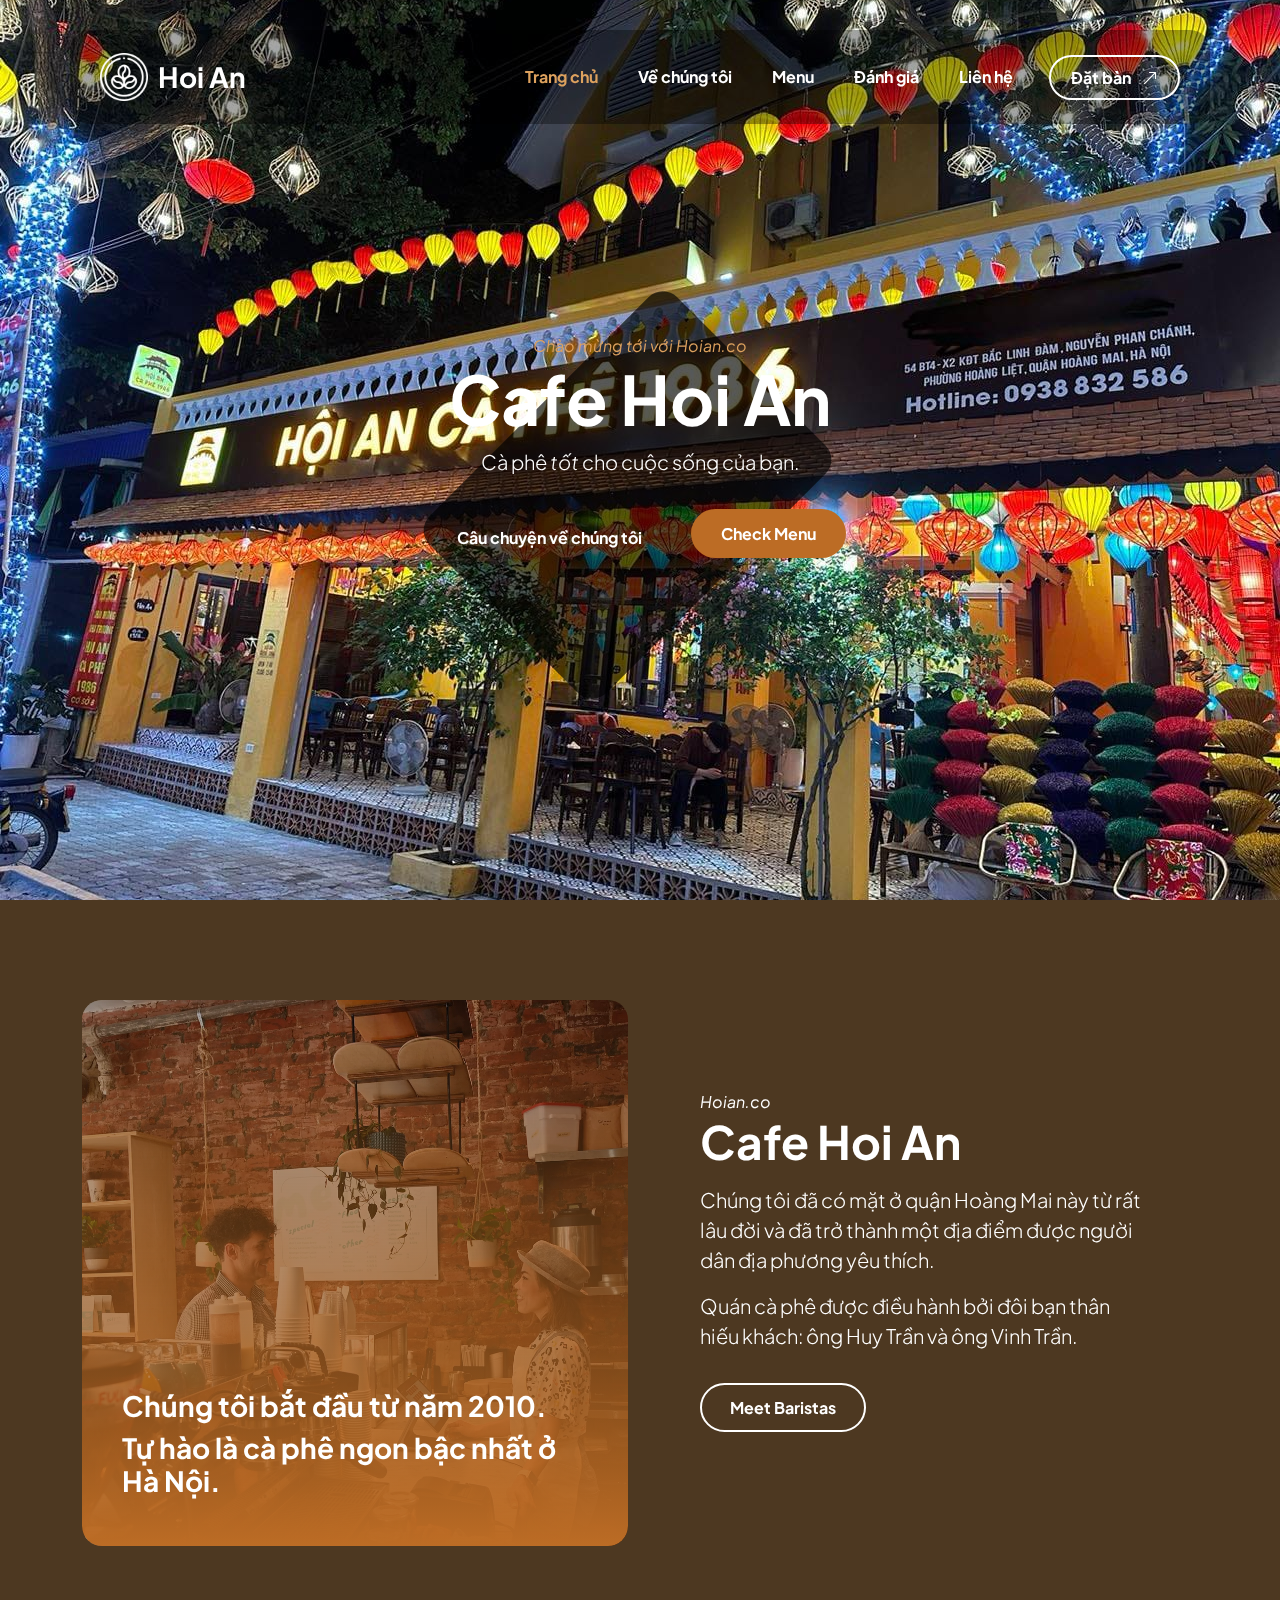
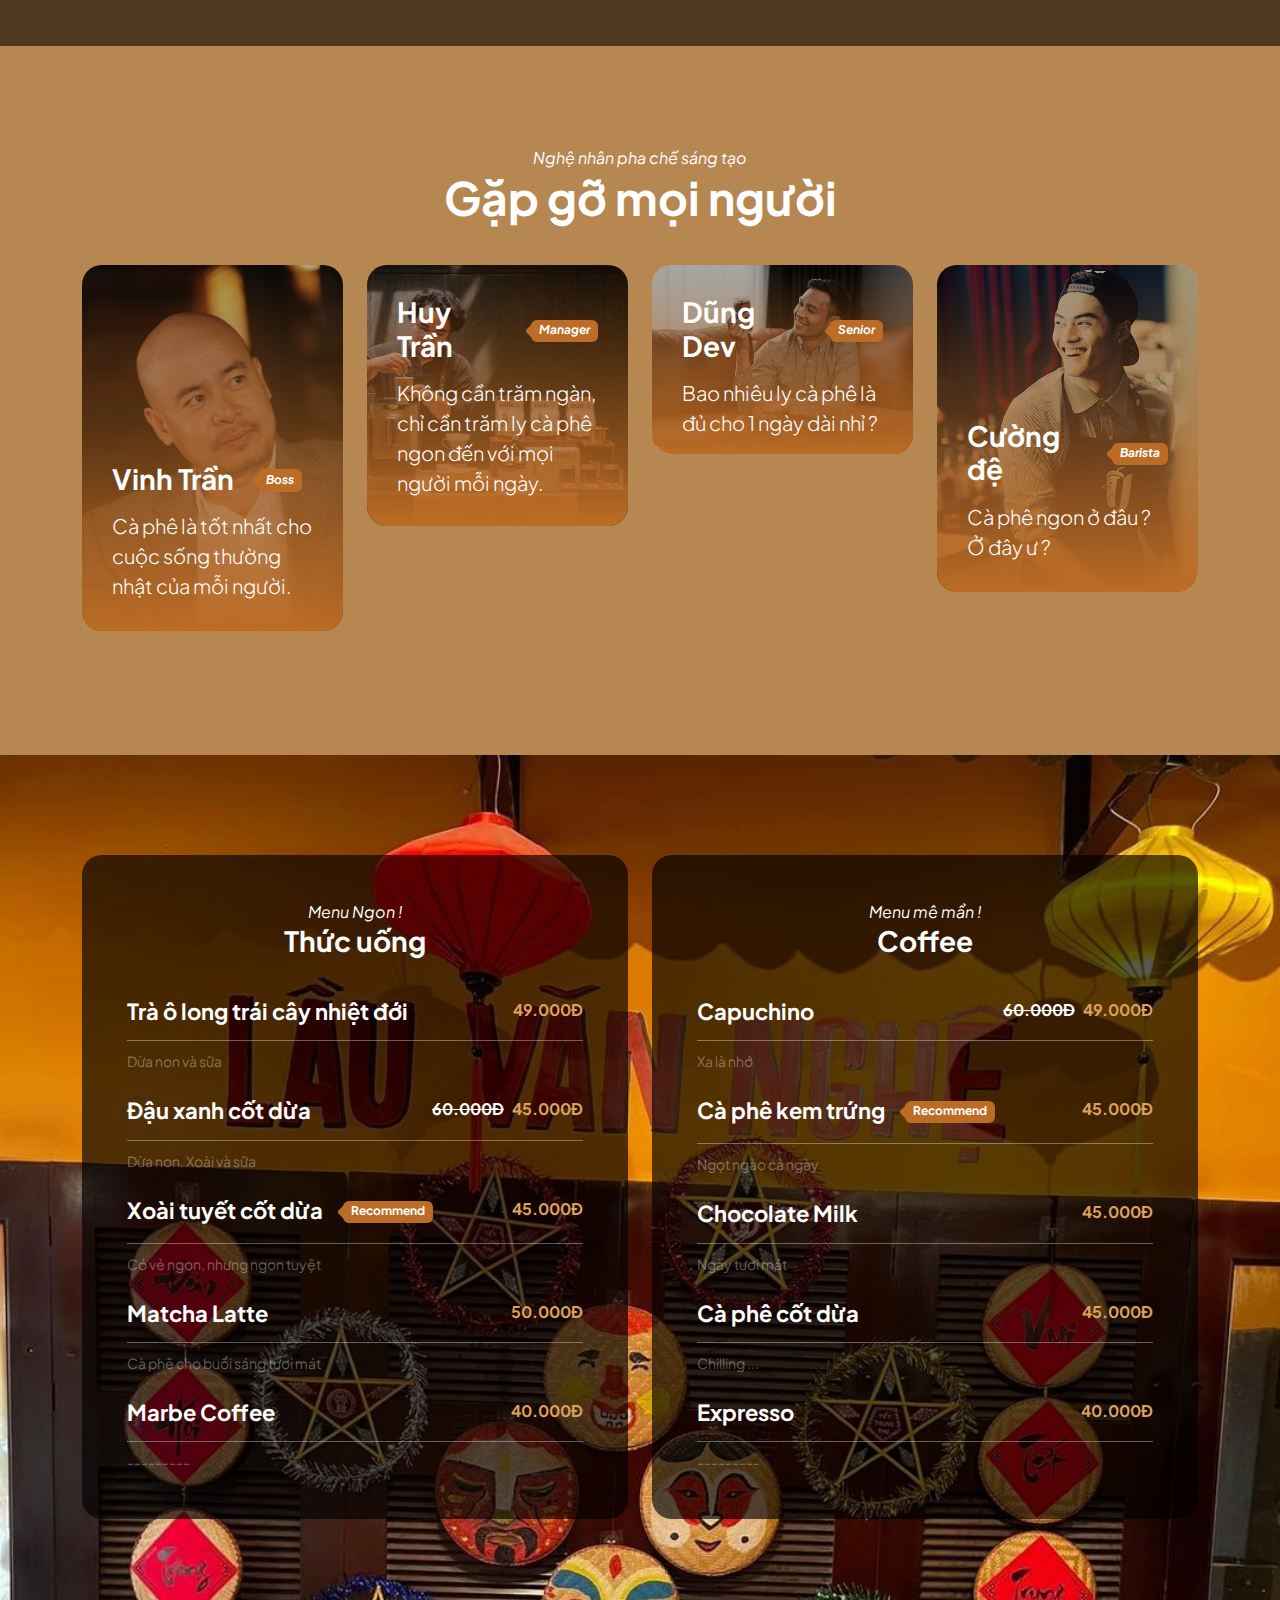
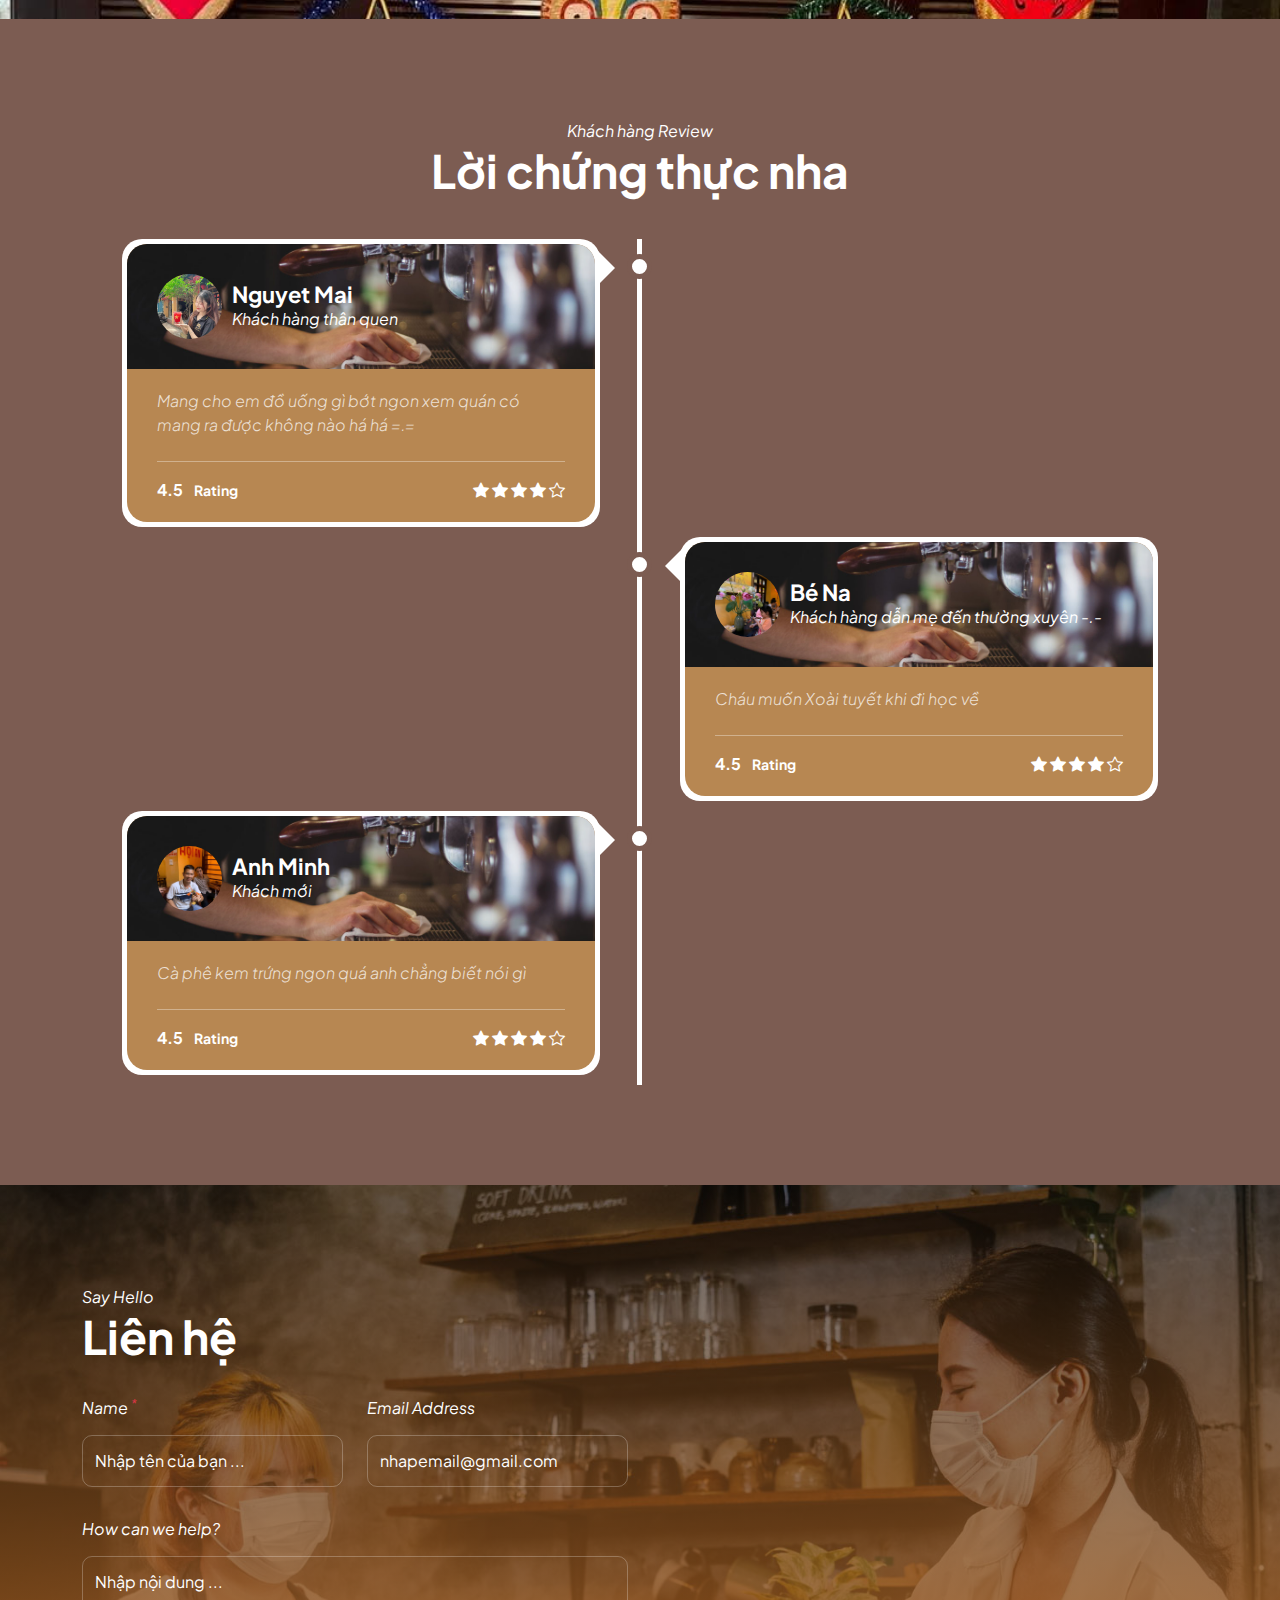
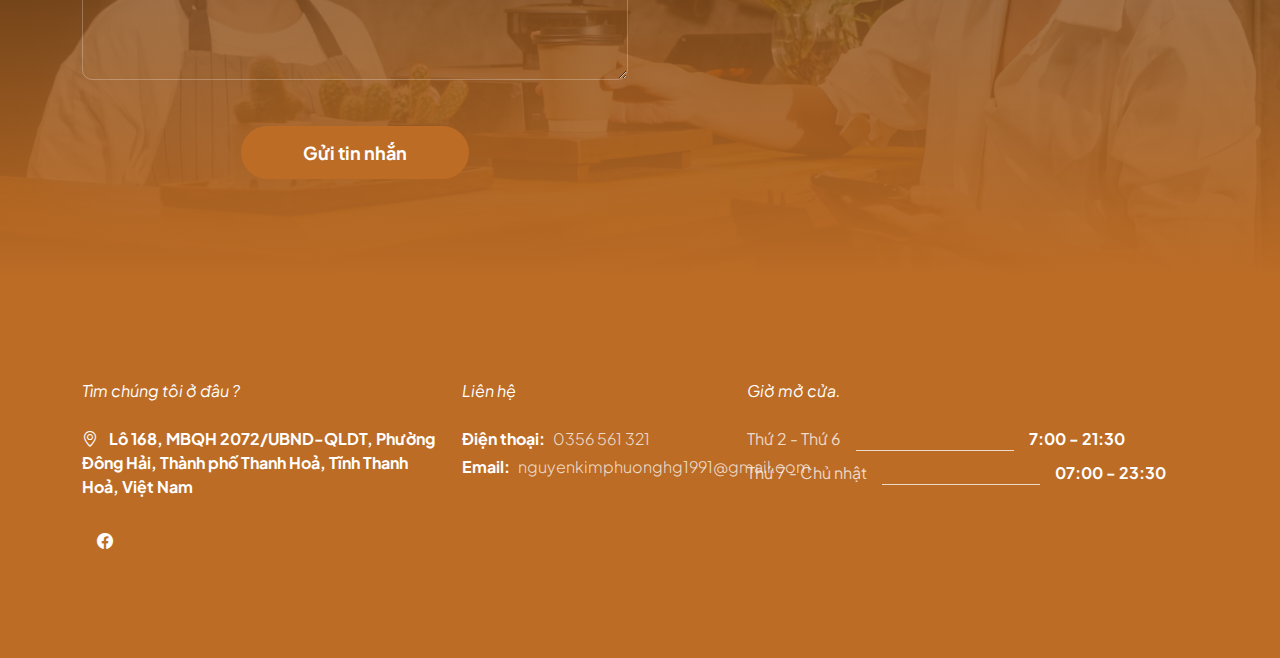
<file: index.html>
<!doctype html>
<html lang="en">
    <head>
        <meta charset="utf-8">
        <meta name="viewport" content="width=device-width, initial-scale=1">
        <meta name="facebook-domain-verification" content="cyliou8nwqh27gcm0ave5hgd915h35" />
        <meta name="description" content="">
        <meta name="author" content="">

        <title>HoiAn Cafe</title>

        <!-- CSS FILES -->                
        <link rel="preconnect" href="https://fonts.googleapis.com">
        
        <link rel="preconnect" href="https://fonts.gstatic.com" crossorigin>

        <link href="https://fonts.googleapis.com/css2?family=Plus+Jakarta+Sans:ital,wght@0,200;0,400;0,600;0,700;1,200;1,700&display=swap" rel="stylesheet">
            
        <link href="css/bootstrap.min.css" rel="stylesheet">

        <link href="css/bootstrap-icons.css" rel="stylesheet">

        <link href="css/vegas.min.css" rel="stylesheet">

        <link href="css/tooplate-barista.css" rel="stylesheet">
        
<!--

Tooplate 2137 Barista Cafe

https://www.tooplate.com/view/2137-barista-cafe

Bootstrap 5 HTML CSS Template

-->
    </head>
    
    <body>
                
            <main>
                <nav class="navbar navbar-expand-lg">                
                    <div class="container">
                        <a class="navbar-brand d-flex align-items-center" href="index.html">
                            <img src="images/coffee-beans.png" class="navbar-brand-image img-fluid" alt="HoiAn Cafe">
                            Hoi An
                        </a>
        
                        <button class="navbar-toggler" type="button" data-bs-toggle="collapse" data-bs-target="#navbarNav" aria-controls="navbarNav" aria-expanded="false" aria-label="Toggle navigation">
                            <span class="navbar-toggler-icon"></span>
                        </button>
        
                        <div class="collapse navbar-collapse" id="navbarNav">
                            <ul class="navbar-nav ms-lg-auto">
                                <li class="nav-item">
                                    <a class="nav-link click-scroll" href="#section_1">Trang chủ</a>
                                </li>
        
                                <li class="nav-item">
                                    <a class="nav-link click-scroll" href="#section_2">Về chúng tôi</a>
                                </li>

                                <li class="nav-item">
                                    <a class="nav-link click-scroll" href="#section_3">Menu</a>
                                </li>

                                <li class="nav-item">
                                    <a class="nav-link click-scroll" href="#section_4">Đánh giá</a>
                                </li>

                                <li class="nav-item">
                                    <a class="nav-link click-scroll" href="#section_5">Liên hệ</a>
                                </li>
                            </ul>

                            <div class="ms-lg-3">
                                <a class="btn custom-btn custom-border-btn" href="reservation.html">
                                    Đặt bàn
                                    <i class="bi-arrow-up-right ms-2"></i>
                                </a>
                            </div>
                        </div>
                    </div>
                </nav>


                <section class="hero-section d-flex justify-content-center align-items-center" id="section_1">

                    <div class="container">
                        <div class="row align-items-center">

                            <div class="col-lg-6 col-12 mx-auto">
                                <em class="small-text">Chào mừng tới với Hoian.co</em>
                                
                                <h1>Cafe Hoi An</h1>

                                <p class="text-white mb-4 pb-lg-2">
                                    Cà phê <em>tốt</em> cho cuộc sống của bạn.
                                </p>

                                <a class="btn custom-btn custom-border-btn smoothscroll me-3" href="#section_2">
                                    Câu chuyện về chúng tôi
                                </a>

                                <a class="btn custom-btn smoothscroll me-2 mb-2" href="#section_3"><strong>Check Menu</strong></a>
                            </div>

                        </div>
                    </div>

                    <div class="hero-slides"></div>
                </section>


                <section class="about-section section-padding" id="section_2">
                    <div class="section-overlay"></div>
                    <div class="container">
                        <div class="row align-items-center">

                            <div class="col-lg-6 col-12">
                                <div class="ratio ratio-1x1">
                                    <video autoplay="" loop="" muted="" class="custom-video" poster="">
                                        <source src="videos/pexels-mike-jones-9046237.mp4" type="video/mp4">

                                        Your browser does not support the video tag.
                                    </video>

                                    <div class="about-video-info d-flex flex-column">
                                        <h4 class="mt-auto">Chúng tôi bắt đầu từ năm 2010.</h4>

                                        <h4>Tự hào là cà phê ngon bậc nhất ở Hà Nội.</h4>
                                    </div>
                                </div>
                            </div>

                            <div class="col-lg-5 col-12 mt-4 mt-lg-0 mx-auto">
                                <em class="text-white">Hoian.co</em>

                                <h2 class="text-white mb-3">Cafe Hoi An</h2>

                                <p class="text-white">Chúng tôi đã có mặt ở quận Hoàng Mai này từ rất lâu đời và đã trở thành một địa điểm được người dân địa phương yêu thích.</p>

                                <!-- <p class="text-white">The café was run by a friendly and hospitable couple, Mr. and Mrs. Johnson. Barista Cafe is free Bootstrap 5 HTML layout provided by <a rel="nofollow" href="https://www.tooplate.com" target="_blank">Tooplate</a>.</p> -->
                                <p class="text-white">Quán cà phê được điều hành bởi đôi bạn thân hiếu khách: ông Huy Trần và ông Vinh Trần.</p>

                                <a href="#barista-team" class="smoothscroll btn custom-btn custom-border-btn mt-3 mb-4">Meet Baristas</a>
                            </div>

                        </div>
                    </div>
                </section>


                <section class="barista-section section-padding section-bg" id="barista-team">
                    <div class="container">
                        <div class="row justify-content-center">

                            <div class="col-lg-12 col-12 text-center mb-4 pb-lg-2">
                                <em class="text-white">Nghệ nhân pha chế sáng tạo</em>

                                <h2 class="text-white">Gặp gỡ mọi người</h2>
                            </div>

                            <div class="col-lg-3 col-md-6 col-12 mb-4">
                                <div class="team-block-wrap">
                                    <div class="team-block-info d-flex flex-column">
                                        <div class="d-flex mt-auto mb-3">
                                            <h4 class="text-white mb-0">Vinh Trần</h4>

                                            <p class="badge ms-4"><em>Boss</em></p>
                                        </div>

                                        <p class="text-white mb-0">Cà phê là tốt nhất cho cuộc sống thường nhật của mỗi người.</p>
                                    </div>

                                    <div class="team-block-image-wrap">
                                        <img src="images/team/trung-nguyen-dang-le-nguyen-vu-777610j12208.webp" class="team-block-image img-fluid" alt="">
                                    </div>
                                </div>
                            </div>

                            <div class="col-lg-3 col-md-6 col-12 mb-4">
                                <div class="team-block-wrap">
                                    <div class="team-block-info d-flex flex-column">
                                        <div class="d-flex mt-auto mb-3">
                                            <h4 class="text-white mb-0">Huy Trần</h4>

                                            <p class="badge ms-4"><em>Manager</em></p>
                                        </div>

                                        <p class="text-white mb-0">Không cần trăm ngàn, chỉ cần trăm ly cà phê ngon đến với mọi người mỗi ngày.</p>
                                    </div>

                                    <div class="team-block-image-wrap">
                                        <img src="images/team/laca1-17011611136551908286990.webp" class="team-block-image img-fluid" alt="">
                                    </div>
                                </div>
                            </div>

                            <div class="col-lg-3 col-md-6 col-12 mb-4">
                                <div class="team-block-wrap">
                                    <div class="team-block-info d-flex flex-column">
                                        <div class="d-flex mt-auto mb-3">
                                            <h4 class="text-white mb-0">Dũng Dev</h4>

                                            <p class="badge ms-4"><em>Senior</em></p>
                                        </div>

                                        <p class="text-white mb-0">Bao nhiêu ly cà phê là đủ cho 1 ngày dài nhỉ ?</p>
                                    </div>

                                    <div class="team-block-image-wrap">
                                        <img src="images/team/photo-1703128552733-1703128553059514659335.webp" class="team-block-image img-fluid" alt="">
                                    </div>
                                </div>
                            </div>

                            <div class="col-lg-3 col-md-6 col-12">
                                <div class="team-block-wrap">
                                    <div class="team-block-info d-flex flex-column">
                                        <div class="d-flex mt-auto mb-3">
                                            <h4 class="text-white mb-0">Cường đệ</h4>

                                            <p class="badge ms-4"><em>Barista</em></p>
                                        </div>

                                        <p class="text-white mb-0">Cà phê ngon ở đâu ? Ở đây ư ?</p>
                                    </div>

                                    <div class="team-block-image-wrap">
                                        <img src="images/team/mở-quán-cà-phê-cần-bao-nhiêu-vốn.jpg" class="team-block-image img-fluid" alt="">
                                    </div>
                                </div>
                            </div>

                        </div>
                    </div>
                </section>


                <section class="menu-section section-padding" id="section_3">
                    <div class="container">
                        <div class="row">

                            <div class="col-lg-6 col-12 mb-4 mb-lg-0">
                                <div class="menu-block-wrap">
                                    <div class="text-center mb-4 pb-lg-2">
                                        <em class="text-white">Menu Ngon !</em>
                                        <h4 class="text-white">Thức uống</h4>
                                    </div>

                                    <div class="menu-block">
                                        <div class="d-flex">
                                            <h6>Trà ô long trái cây nhiệt đới</h6>
                                        
                                            <span class="underline"></span>

                                            <strong class="ms-auto">49.000Đ</strong>
                                        </div>

                                        <div class="border-top mt-2 pt-2">
                                            <small>Dừa non và sữa</small>
                                        </div>
                                    </div>

                                    <div class="menu-block my-4">
                                        <div class="d-flex">
                                            <h6>
                                                Đậu xanh cốt dừa
                                            </h6>
                                        
                                            <span class="underline"></span>

                                            <strong class="text-white ms-auto"><del>60.000Đ</del></strong>

                                            <strong class="ms-2">45.000Đ</strong>
                                        </div>

                                        <div class="border-top mt-2 pt-2">
                                            <small>Dừa non, Xoài và sữa</small>
                                        </div>
                                    </div>

                                    <div class="menu-block">
                                        <div class="d-flex">
                                            <h6>Xoài tuyết cốt dừa
                                                <span class="badge ms-3">Recommend</span>
                                            </h6>
                                        
                                            <span class="underline"></span>

                                            <strong class="ms-auto">45.000Đ</strong>
                                        </div>

                                        <div class="border-top mt-2 pt-2">
                                            <small>Có vẻ ngon, nhưng ngon tuyệt</small>
                                        </div>
                                    </div>

                                    <div class="menu-block my-4">
                                        <div class="d-flex">
                                            <h6>Matcha Latte</h6>
                                        
                                            <span class="underline"></span>

                                            <strong class="ms-auto">50.000Đ</strong>
                                        </div>

                                        <div class="border-top mt-2 pt-2">
                                            <small>Cà phê cho buổi sáng tươi mát</small>
                                        </div>
                                    </div>

                                    <div class="menu-block">
                                        <div class="d-flex">
                                            <h6>Marbe Coffee</h6>
                                        
                                            <span class="underline"></span>

                                            <strong class="ms-auto">40.000Đ</strong>
                                        </div>

                                        <div class="border-top mt-2 pt-2">
                                            <small>---------</small>
                                        </div>
                                    </div>
                                </div>
                            </div>

                            <div class="col-lg-6 col-12">
                                <div class="menu-block-wrap">
                                    <div class="text-center mb-4 pb-lg-2">
                                        <em class="text-white">Menu mê mẩn !</em>
                                        <h4 class="text-white">Coffee</h4>
                                    </div>

                                    <div class="menu-block">
                                        <div class="d-flex">
                                            <h6>Capuchino</h6>
                                        
                                            <span class="underline"></span>

                                            <strong class="text-white ms-auto"><del>60.000Đ</del></strong>

                                            <strong class="ms-2">49.000Đ</strong>
                                        </div>

                                        <div class="border-top mt-2 pt-2">
                                            <small>Xa là nhớ </small>
                                        </div>
                                    </div>

                                    <div class="menu-block my-4">
                                        <div class="d-flex">
                                            <h6>
                                                Cà phê kem trứng
                                                <span class="badge ms-3">Recommend</span>
                                            </h6>
                                        
                                            <span class="underline"></span>

                                            <strong class="ms-auto">45.000Đ</strong>
                                        </div>

                                        <div class="border-top mt-2 pt-2">
                                            <small>Ngọt ngào cả ngày</small>
                                        </div>
                                    </div>

                                    <div class="menu-block">
                                        <div class="d-flex">
                                            <h6>Chocolate Milk</h6>
                                        
                                            <span class="underline"></span>

                                            <strong class="ms-auto">45.000Đ</strong>
                                        </div>

                                        <div class="border-top mt-2 pt-2">
                                            <small>Ngày tươi mát</small>
                                        </div>
                                    </div>

                                    <div class="menu-block my-4">
                                        <div class="d-flex">
                                            <h6>Cà phê cốt dừa</h6>
                                        
                                            <span class="underline"></span>

                                            <strong class="ms-auto">45.000Đ</strong>
                                        </div>

                                        <div class="border-top mt-2 pt-2">
                                            <small>Chilling ...</small>
                                        </div>
                                    </div>

                                    <div class="menu-block">
                                        <div class="d-flex">
                                            <h6>Expresso</h6>
                                        
                                            <span class="underline"></span>

                                            <strong class="ms-auto">40.000Đ</strong>
                                        </div>

                                        <div class="border-top mt-2 pt-2">
                                            <small>---------</small>
                                        </div>
                                    </div>
                                </div>
                            </div>

                        </div>
                    </div>
                </section>


                <section class="reviews-section section-padding section-bg" id="section_4">
                    <div class="container">
                        <div class="row justify-content-center">

                            <div class="col-lg-12 col-12 text-center mb-4 pb-lg-2">
                                <em class="text-white">Khách hàng Review</em>

                                <h2 class="text-white">Lời chứng thực nha</h2>
                            </div>

                            <div class="timeline">
                                <div class="timeline-container timeline-container-left">
                                    <div class="timeline-content">
                                        <div class="reviews-block">
                                            <div class="reviews-block-image-wrap d-flex align-items-center">
                                                <img src="images/reviews/481985531_568746386210970_723480183299030370_n.jpg" class="reviews-block-image img-fluid" alt="">

                                                <div class="">
                                                    <h6 class="text-white mb-0">Nguyet Mai</h6>
                                                    <em class="text-white"> Khách hàng thân quen</em>
                                                </div>
                                            </div>

                                            <div class="reviews-block-info">
                                                <p>Mang cho em đồ uống gì bớt ngon xem quán có mang ra được không nào há há =.=</p>

                                                <div class="d-flex border-top pt-3 mt-4">
                                                    <strong class="text-white">4.5 <small class="ms-2">Rating</small></strong>

                                                    <div class="reviews-group ms-auto">
                                                        <i class="bi-star-fill"></i>
                                                        <i class="bi-star-fill"></i>
                                                        <i class="bi-star-fill"></i>
                                                        <i class="bi-star-fill"></i>
                                                        <i class="bi-star"></i>
                                                    </div>
                                                </div>
                                            </div>
                                        </div>
                                    </div>
                                </div>

                                <div class="timeline-container timeline-container-right">
                                    <div class="timeline-content">
                                        <div class="reviews-block">
                                            <div class="reviews-block-image-wrap d-flex align-items-center">
                                                <img src="images/reviews/482191455_565782266507382_6936105090209853689_n.jpg" class="reviews-block-image img-fluid" alt="">

                                                <div class="">
                                                    <h6 class="text-white mb-0">Bé Na</h6>
                                                    <em class="text-white"> Khách hàng dẫn mẹ đến thường xuyên -.-</em>
                                                </div>
                                            </div>

                                            <div class="reviews-block-info">
                                                <p>Cháu muốn Xoài tuyết khi đi học về</p>

                                                <div class="d-flex border-top pt-3 mt-4">
                                                    <strong class="text-white">4.5 <small class="ms-2">Rating</small></strong>

                                                    <div class="reviews-group ms-auto">
                                                        <i class="bi-star-fill"></i>
                                                        <i class="bi-star-fill"></i>
                                                        <i class="bi-star-fill"></i>
                                                        <i class="bi-star-fill"></i>
                                                        <i class="bi-star"></i>
                                                    </div>
                                                </div>
                                            </div>
                                        </div>
                                    </div>
                                </div>

                                <div class="timeline-container timeline-container-left">
                                    <div class="timeline-content">
                                        <div class="reviews-block">
                                            <div class="reviews-block-image-wrap d-flex align-items-center">
                                                <img src="images/reviews/481090914_565781939840748_4660531746225918076_n.jpg" class="reviews-block-image img-fluid" alt="">

                                                <div class="">
                                                    <h6 class="text-white mb-0">Anh Minh</h6>
                                                    <em class="text-white"> Khách mới</em>
                                                </div>
                                            </div>

                                            <div class="reviews-block-info">
                                                <p>Cà phê kem trứng ngon quá anh chẳng biết nói gì</p>

                                                <div class="d-flex border-top pt-3 mt-4">
                                                    <strong class="text-white">4.5 <small class="ms-2">Rating</small></strong>

                                                    <div class="reviews-group ms-auto">
                                                        <i class="bi-star-fill"></i>
                                                        <i class="bi-star-fill"></i>
                                                        <i class="bi-star-fill"></i>
                                                        <i class="bi-star-fill"></i>
                                                        <i class="bi-star"></i>
                                                    </div>
                                                </div>
                                            </div>
                                        </div>
                                    </div>
                                </div>
                            </div>

                        </div>
                    </div>
                </section>


                <section class="contact-section section-padding" id="section_5">
                    <div class="container">
                        <div class="row">   

                            <div class="col-lg-12 col-12">
                                <em class="text-white">Say Hello</em>
                                <h2 class="text-white mb-4 pb-lg-2">Liên hệ</h2>
                            </div>

                            <div class="col-lg-6 col-12">
                                <form action="#" method="post" class="custom-form contact-form" role="form">

                                <div class="row">
                                    
                                    <div class="col-lg-6 col-12">
                                        <label for="name" class="form-label">Name <sup class="text-danger">*</sup></label>

                                        <input type="text" name="name" id="name" class="form-control" placeholder="Nhập tên của bạn ..." required="">
                                    </div>

                                    <div class="col-lg-6 col-12">
                                        <label for="email" class="form-label">Email Address</label>

                                        <input type="email" name="email" id="email" pattern="[^ @]*@[^ @]*" class="form-control" placeholder="nhapemail@gmail.com" required="">
                                    </div>

                                    <div class="col-12">
                                        <label for="message" class="form-label">How can we help?</label>

                                        <textarea name="message" rows="4" class="form-control" id="message" placeholder="Nhập nội dung ..." required=""></textarea>
                                        
                                    </div>
                                </div>

                                <div class="col-lg-5 col-12 mx-auto mt-3">
                                    <button type="submit" class="form-control">Gửi tin nhắn</button>
                                </div>
                            </form>
                            </div>

                            <div class="col-lg-6 col-12 mx-auto mt-5 mt-lg-0 ps-lg-5">
                                <iframe class="google-map" src="https://www.google.com/maps/embed?pb=!1m18!1m12!1m3!1d3725.678232817093!2d105.82163397615697!3d20.965433080668063!2m3!1f0!2f0!3f0!3m2!1i1024!2i768!4f13.1!3m3!1m2!1s0x3135ad139372b503%3A0x656bd6f54f295185!2zQ8OgIHBow6ogSOG7mWkgQW4gMTk4NiAtIEPGoSBz4bufIExpbmggxJDDoG0!5e0!3m2!1svi!2s!4v1748151751063!5m2!1svi!2s" width="100%" height="300" style="border:0;" allowfullscreen="" loading="lazy" referrerpolicy="no-referrer-when-downgrade"></iframe>  
                            </div>

                        </div>
                    </div>
                </section>


                <footer class="site-footer">
                    <div class="container">
                        <div class="row">

                            <div class="col-lg-4 col-12 me-auto">
                                <em class="text-white d-block mb-4">Tìm chúng tôi ở đâu ?</em>

                                <strong class="text-white">
                                    <i class="bi-geo-alt me-2"></i>
                                    Lô 168, MBQH 2072/UBND-QLDT, Phường Đông Hải, Thành phố
Thanh Hoả, Tĩnh Thanh Hoả, Việt Nam
                                </strong>

                                <ul class="social-icon mt-4">
                                    <li class="social-icon-item">
                                        <a href="https://www.facebook.com/HoiAn1986" class="social-icon-link bi-facebook">
                                        </a>
                                    </li>
        
                                    <!-- <li class="social-icon-item">
                                        <a href="https://x.com/minthu" target="_new" class="social-icon-link bi-twitter">
                                        </a>
                                    </li>

                                    <li class="social-icon-item">
                                        <a href="#" class="social-icon-link bi-whatsapp">
                                        </a>
                                    </li> -->
                                </ul>
                            </div>

                            <div class="col-lg-3 col-12 mt-4 mb-3 mt-lg-0 mb-lg-0">
                                <em class="text-white d-block mb-4">Liên hệ</em>

                                <p class="d-flex mb-1">
                                    <strong class="me-2">Điện thoại:</strong>
                                    <a href="tel: 305-240-9671" class="site-footer-link">
                                        0356 561 321
                                    </a>
                                </p>

                                <p class="d-flex">
                                    <strong class="me-2">Email:</strong>

                                    <a href="mailto:info@yourgmail.com" class="site-footer-link">
                                        nguyenkimphuonghg1991@gmail.com
                                    </a>
                                </p>
                            </div>


                            <div class="col-lg-5 col-12">
                                <em class="text-white d-block mb-4">Giờ mở cửa.</em>

                                <ul class="opening-hours-list">
                                    <li class="d-flex">
                                        Thứ 2 - Thứ 6
                                        <span class="underline"></span>

                                        <strong>7:00 - 21:30</strong>
                                    </li>

                                    <li class="d-flex">
                                        Thứ 7 - Chủ nhật
                                        <span class="underline"></span>

                                        <strong>07:00 - 23:30</strong>
                                    </li>

                                   
                                </ul>
                            </div>

                            <!-- <div class="col-lg-8 col-12 mt-4">
                                <p class="copyright-text mb-0">Copyright © Barista Cafe 2048 
                                    - Design: <a rel="sponsored" href="https://www.tooplate.com" target="_blank">Tooplate</a></p>
                            </div> -->
                    </div>
                </footer>
            </main>

        <!-- JAVASCRIPT FILES -->
        <script src="js/jquery.min.js"></script>
        <script src="js/bootstrap.min.js"></script>
        <script src="js/jquery.sticky.js"></script>
        <script src="js/click-scroll.js"></script>
        <script src="js/vegas.min.js"></script>
        <script src="js/custom.js"></script>

    </body>
</html>
</file>
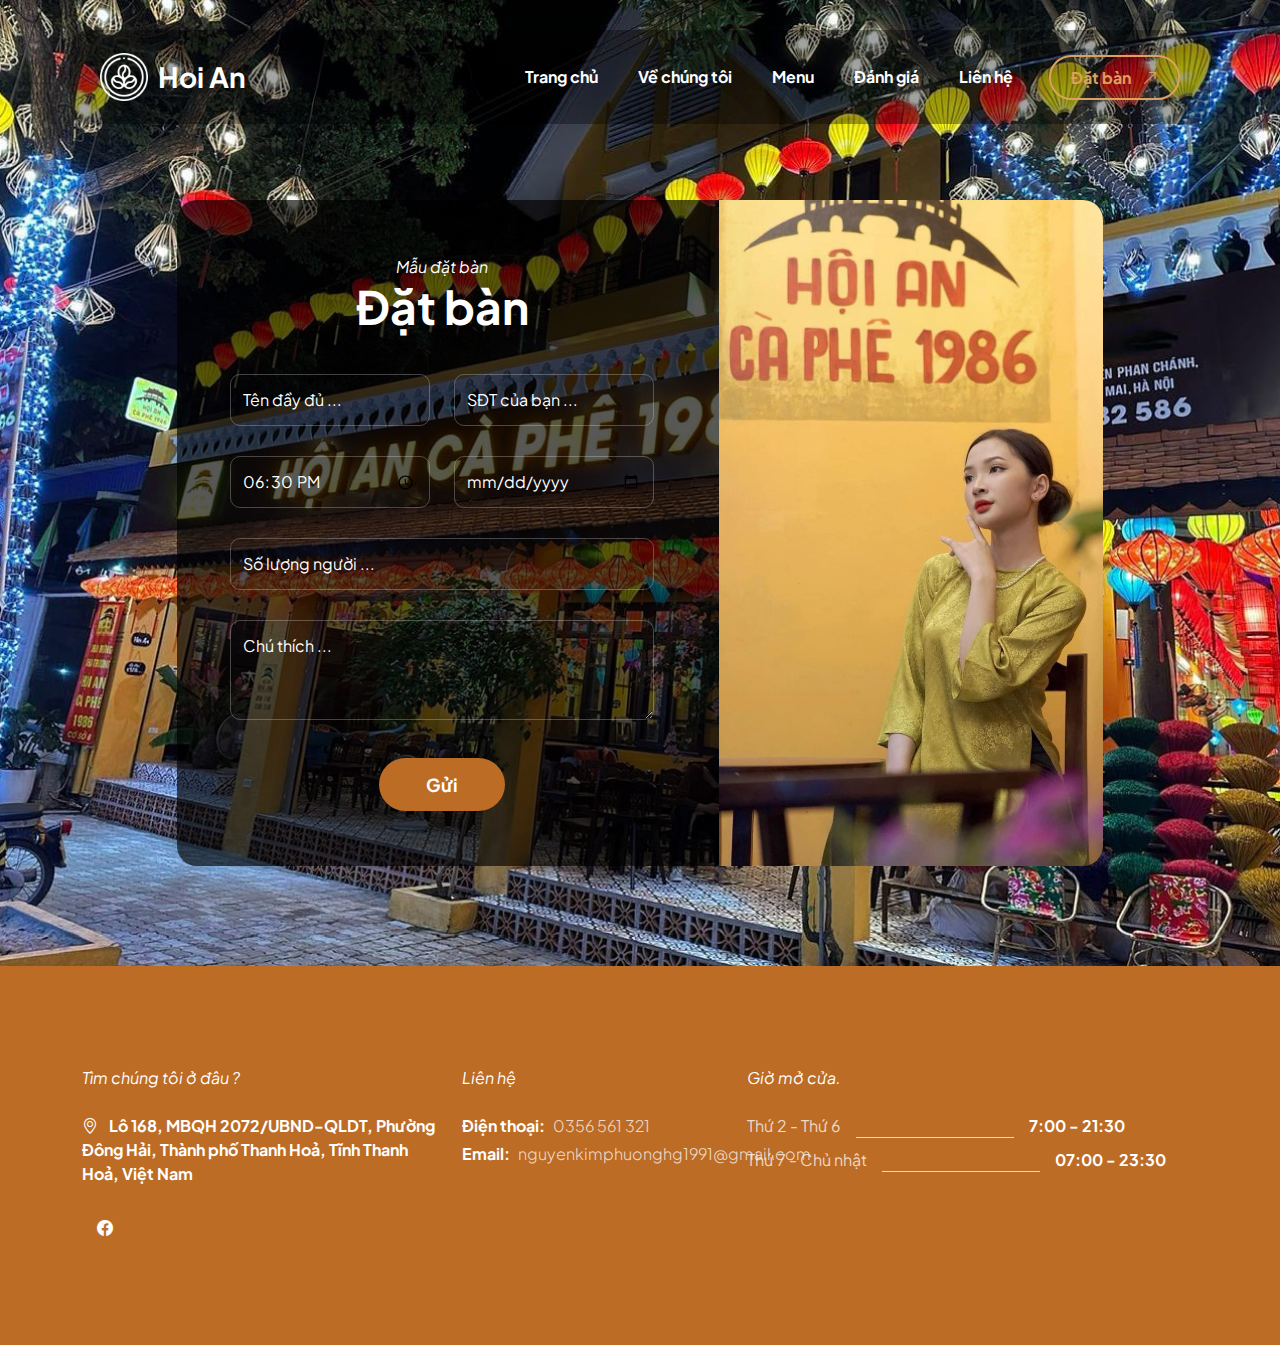
<file: reservation.html>
<!doctype html>
<html lang="en">
    <head>
        <meta charset="utf-8">
        <meta name="viewport" content="width=device-width, initial-scale=1">
        <meta name="facebook-domain-verification" content="cyliou8nwqh27gcm0ave5hgd915h35" />
        <meta name="description" content="">
        <meta name="author" content="">

        <title>HoiAn Cafe </title>

        <!-- CSS FILES -->                
        <link rel="preconnect" href="https://fonts.googleapis.com">
        
        <link rel="preconnect" href="https://fonts.gstatic.com" crossorigin>

        <link href="https://fonts.googleapis.com/css2?family=Plus+Jakarta+Sans:ital,wght@0,200;0,400;0,600;0,700;1,200;1,700&display=swap" rel="stylesheet">
            
        <link href="css/bootstrap.min.css" rel="stylesheet">

        <link href="css/bootstrap-icons.css" rel="stylesheet">

        <link href="css/vegas.min.css" rel="stylesheet">

        <link href="css/tooplate-barista.css" rel="stylesheet">
<!--

Tooplate 2137 Barista

https://www.tooplate.com/view/2137-barista-cafe

Bootstrap 5 HTML CSS Template

-->
    </head>
    
    <body class="reservation-page">
                
            <main>
                <nav class="navbar navbar-expand-lg">                
                    <div class="container">
                        <a class="navbar-brand d-flex align-items-center" href="index.html">
                            <img src="images/coffee-beans.png" class="navbar-brand-image img-fluid" alt="">
                            Hoi An
                        </a>
        
                        <button class="navbar-toggler" type="button" data-bs-toggle="collapse" data-bs-target="#navbarNav" aria-controls="navbarNav" aria-expanded="false" aria-label="Toggle navigation">
                            <span class="navbar-toggler-icon"></span>
                        </button>
        
                        <div class="collapse navbar-collapse" id="navbarNav">
                            <ul class="navbar-nav ms-lg-auto">
                                <li class="nav-item">
                                    <a class="nav-link" href="index.html#section_1">Trang chủ</a>
                                </li>
        
                                <li class="nav-item">
                                    <a class="nav-link" href="index.html#section_2">Về chúng tôi</a>
                                </li>

                                <li class="nav-item">
                                    <a class="nav-link" href="index.html#section_3">Menu</a>
                                </li>

                                <li class="nav-item">
                                    <a class="nav-link" href="index.html#section_4">Đánh giá</a>
                                </li>

                                <li class="nav-item">
                                    <a class="nav-link" href="index.html#section_5">Liên hệ</a>
                                </li>
                            </ul>

                            <div class="ms-lg-3">
                                <a class="btn custom-btn custom-border-btn" href="reservation.html">
                                    Đặt bàn
                                    <i class="bi-arrow-up-right ms-2"></i>
                                </a>
                            </div>
                        </div>
                    </div>
                </nav>
                

                <section class="booking-section section-padding">
                <div class="container">
                    <div class="row">

                        <div class="col-lg-10 col-12 mx-auto">
                            <div class="booking-form-wrap">
                                <div class="row">
                                    <div class="col-lg-7 col-12 p-0">
                                        <form class="custom-form booking-form" action="#" method="post" role="form">
                                            <div class="text-center mb-4 pb-lg-2">
                                                <em class="text-white">Mẫu đặt bàn</em>

                                                <h2 class="text-white">Đặt bàn</h2>
                                            </div>

                                            <div class="booking-form-body">
                                                <div class="row">
                                                    <div class="col-lg-6 col-12">
                                                        <input type="text" name="booking-form-name" id="booking-form-name" class="form-control" placeholder="Tên đầy đủ ..." required>
                                                    </div>

                                                    <div class="col-lg-6 col-12">
                                                        <input type="tel" class="form-control" name="booking-form-phone" placeholder="SĐT của bạn ..." pattern="[0-9]{3}-[0-9]{3}-[0-9]{4}" required="">
                                                    </div>

                                                    <div class="col-lg-6 col-12">
                                                        <input class="form-control" type="time" name="booking-form-time" value="18:30">
                                                    </div>

                                                    <div class="col-lg-6 col-12">
                                                        <input type="date" name="booking-form-date" id="booking-form-date" class="form-control" placeholder="Date" required="">
                                                    </div>

                                                    <div class="col-lg-12 col-12">
                                                        <input type="number" name="booking-form-number" id="booking-form-number" class="form-control" placeholder="Số lượng người ..." required="">

                                                        <textarea name="booking-form-message" rows="3" class="form-control" id="booking-form-message" placeholder="Chú thích ..."></textarea>
                                                    </div>

                                                    <div class="col-lg-4 col-md-10 col-8 mx-auto mt-2">
                                                        <button type="submit" class="form-control">Gửi</button>
                                                    </div>
                                                </div>
                                            </div>
                                        </form>
                                    </div>

                                    <div class="col-lg-5 col-12 p-0">
                                        <div class="booking-form-image-wrap">
                                            
                                            <img src="images/reviews/480543730_556518544100421_1550678382566364989_n.jpg" class="booking-form-image img-fluid" alt="">
                                        </div>

                                    </div>
                                </div>
                            </div>

                        </div>
                    </div>
                </section>


                <footer class="site-footer">
                    <div class="container">
                        <div class="row">

                            <div class="col-lg-4 col-12 me-auto">
                                <em class="text-white d-block mb-4">Tìm chúng tôi ở đâu ?</em>

                                <strong class="text-white">
                                    <i class="bi-geo-alt me-2"></i>
                                    Lô 168, MBQH 2072/UBND-QLDT, Phường Đông Hải, Thành phố
Thanh Hoả, Tĩnh Thanh Hoả, Việt Nam
                                </strong>

                                <ul class="social-icon mt-4">
                                    <li class="social-icon-item">
                                        <a href="https://www.facebook.com/HoiAn1986" class="social-icon-link bi-facebook">
                                        </a>
                                    </li>
        
                                    <!-- <li class="social-icon-item">
                                        <a href="https://x.com/minthu" target="_new" class="social-icon-link bi-twitter">
                                        </a>
                                    </li>

                                    <li class="social-icon-item">
                                        <a href="#" class="social-icon-link bi-whatsapp">
                                        </a>
                                    </li> -->
                                </ul>
                            </div>

                            <div class="col-lg-3 col-12 mt-4 mb-3 mt-lg-0 mb-lg-0">
                                <em class="text-white d-block mb-4">Liên hệ</em>

                                <p class="d-flex mb-1">
                                    <strong class="me-2">Điện thoại:</strong>
                                    <a href="tel: 305-240-9671" class="site-footer-link">
                                        0356 561 321
                                    </a>
                                </p>

                                <p class="d-flex">
                                    <strong class="me-2">Email:</strong>

                                    <a href="mailto:info@yourgmail.com" class="site-footer-link">
                                        nguyenkimphuonghg1991@gmail.com
                                    </a>
                                </p>
                            </div>


                            <div class="col-lg-5 col-12">
                                <em class="text-white d-block mb-4">Giờ mở cửa.</em>

                                <ul class="opening-hours-list">
                                    <li class="d-flex">
                                        Thứ 2 - Thứ 6
                                        <span class="underline"></span>

                                        <strong>7:00 - 21:30</strong>
                                    </li>

                                    <li class="d-flex">
                                        Thứ 7 - Chủ nhật
                                        <span class="underline"></span>

                                       <strong>07:00 - 23:30</strong>
                                    </li>

                                    <!-- <li class="d-flex">
                                        Sunday
                                        <span class="underline"></span>

                                        <strong>Closed</strong>
                                    </li> -->
                                </ul>
                            </div>

                            <!-- <div class="col-lg-8 col-12 mt-4">
                                <p class="copyright-text mb-0">Copyright © Barista Cafe 2048 
                                    - Design: <a rel="sponsored" href="https://www.tooplate.com" target="_blank">Tooplate</a></p>
                            </div> -->

                    </div>
                </footer>
            </main>


        <!-- JAVASCRIPT FILES -->
        <script src="js/jquery.min.js"></script>
        <script src="js/bootstrap.min.js"></script>
        <script src="js/jquery.sticky.js"></script>
        <script src="js/vegas.min.js"></script>
        <script src="js/custom.js"></script>

    </body>
</html>
</file>
<file: css/tooplate-barista.css>
/*

Tooplate 2137 Barista

https://www.tooplate.com/view/2137-barista-cafe

*/

/*---------------------------------------
  CUSTOM PROPERTIES ( VARIABLES )             
-----------------------------------------*/
:root {
  --white-color:                  #ffffff;
  --primary-color:                #BC6C25;
  --secondary-color:              #DDA15E;
  --section-bg-color:             #b78752;
  --custom-btn-bg-color:          #BC6C25;
  --custom-btn-bg-hover-color:    #DDA15E;
  --dark-color:                   #000000;
  --p-color:                      #717275;
  --border-color:                 #7fffd4;
  --link-hover-color:             #E76F51;

  --body-font-family:             'Plus Jakarta Sans', sans-serif;

  --h1-font-size:                 68px;
  --h2-font-size:                 46px;
  --h3-font-size:                 32px;
  --h4-font-size:                 28px;
  --h5-font-size:                 24px;
  --h6-font-size:                 22px;
  --p-font-size:                  20px;
  --btn-font-size:                16px;
  --form-btn-font-size:           18px;
  --menu-font-size:               16px;

  --border-radius-large:          100px;
  --border-radius-medium:         20px;
  --border-radius-small:          10px;

  --font-weight-thin:             200;
  --font-weight-light:            300;
  --font-weight-normal:           400;
  --font-weight-bold:             700;
}

body {
  background-color: var(--white-color);
  font-family: var(--body-font-family); 
}


/*---------------------------------------
  TYPOGRAPHY               
-----------------------------------------*/

h2,
h3,
h4,
h5,
h6 {
  color: var(--dark-color);
}

h1,
h2,
h3,
h4,
h5,
h6 {
  font-weight: var(--font-weight-bold);
}

h1 {
  font-size: var(--h1-font-size);
}

h2 {
  font-size: var(--h2-font-size);
}

h3 {
  font-size: var(--h3-font-size);
}

h4 {
  font-size: var(--h4-font-size);
}

h5 {
  font-size: var(--h5-font-size);
}

h6 {
  font-size: var(--h6-font-size);
}

p {
  color: var(--p-color);
  font-size: var(--p-font-size);
  font-weight: var(--font-weight-light);
}

ul li {
  color: var(--p-color);
  font-size: var(--p-font-size);
  font-weight: var(--font-weight-light);
}

a, 
button {
  touch-action: manipulation;
  transition: all 0.3s;
}

a {
  display: inline-block;
  color: var(--primary-color);
  text-decoration: none;
}

a:hover {
  color: var(--link-hover-color);
}

b,
strong {
  font-weight: var(--font-weight-bold);
}


/*---------------------------------------
  SECTION               
-----------------------------------------*/
.section-padding {
  padding-top: 100px;
  padding-bottom: 100px;
}

.section-bg {
  background-color: var(--section-bg-color);
}

.section-overlay {
  background-color: var(--dark-color);
  position: absolute;
  z-index: 9;
  top: 0;
  left: 0;
  pointer-events: none;
  width: 100%;
  height: 100%;
  opacity: 0.65;
}

.section-overlay + .container {
  position: relative;
  z-index: 22;
}

.back-top-icon {
  font-size: var(--h2-font-size);
}


/*---------------------------------------
  TIMELINE               
-----------------------------------------*/
.timeline {
  position: relative;
  max-width: 1200px;
  margin: 0 auto;
}

.timeline::after {
  content: '';
  position: absolute;
  width: 5px;
  background-color: var(--white-color);
  top: 0;
  bottom: 0;
  left: 50%;
  margin-left: -3px;
}

.timeline-container {
  padding: 10px 40px;
  padding-top: 0;
  position: relative;
  background-color: inherit;
  width: 50%;
}

.timeline-container::after {
  content: '';
  position: absolute;
  width: 25px;
  height: 25px;
  right: -12px;
  background-color: var(--white-color);
  border: 5px solid #7c5c52;
  top: 15px;
  border-radius: 50%;
  z-index: 1;
}

.timeline-container-left {
  left: 0;
}

.timeline-container-right {
  left: 50%;
}

.timeline-container-left::before {
  content: " ";
  height: 0;
  position: absolute;
  top: 9px;
  width: 0;
  z-index: 1;
  right: 25px;
  border: medium solid white;
  border-width: 20px 0 20px 20px;
  border-color: transparent transparent transparent white;
}

.timeline-container-right::before {
  content: " ";
  height: 0;
  position: absolute;
  top: 9px;
  width: 0;
  z-index: 1;
  left: 25px;
  border: medium solid white;
  border-width: 20px 20px 20px 0;
  border-color: transparent white transparent transparent;
}

.timeline-container-right::after {
  left: -13px;
}

.timeline-content {
  padding: 5px;
  background-color: var(--white-color);
  position: relative;
  border-radius: var(--border-radius-medium);
}

@media screen and (max-width: 991px) {
  .timeline::after {
    left: 31px;
  }

  .timeline-container {
    width: 100%;
    padding-left: 70px;
    padding-right: 25px;
  }

  .timeline-container::before {
    left: 58px;
    border: medium solid white;
    border-width: 20px 20px 20px 0;
    border-color: transparent white transparent transparent;
  }

  .timeline-container-left::after, .timeline-container-right::after {
    left: 6px;
  }

  .timeline-container-right {
    left: 0%;
  }
}


/*---------------------------------------
  CUSTOM BUTTON               
-----------------------------------------*/
.custom-btn {
  background: var(--custom-btn-bg-color);
  border: 2px solid transparent;
  border-radius: var(--border-radius-large);
  color: var(--white-color);
  font-size: var(--btn-font-size);
  font-weight: var(--font-weight-bold);
  line-height: normal;
  transition: all 0.3s;
  padding: 12px 28px;
}

.custom-btn:hover {
  background: var(--custom-btn-bg-hover-color);
  color: var(--white-color);
}

.custom-border-btn {
  background: transparent;
  border: 2px solid var(--white-color);
  color: var(--white-color);
}

.custom-border-btn:hover {
  background: var(--white-color);
  color: var(--secondary-color);
}

.custom-btn-bg-white {
  border-color: var(--white-color);
  color: var(--white-color);
}

.custom-btn-italic {
  font-style: italic;
}


/*---------------------------------------
  NAVIGATION BAR & OFFCANVAS              
-----------------------------------------*/
.sticky-wrapper {
  position: absolute;
  z-index: 999999;
  top: 0;
  right: 0;
  left: 0;
}

.sticky-wrapper.is-sticky .container {
  background: rgba(0, 0, 0, 0.65);
  border-radius: var(--border-radius-medium);
  padding: 15px 30px;
}

.navbar {
  background: transparent;
  z-index: 999999;
  padding-top: 30px;
  padding-bottom: 30px;
}

.navbar .container {
  background: rgba(0, 0, 0, 0.35);
  border-radius: var(--border-radius-medium);
  padding: 15px 30px;
}

.navbar-brand,
.navbar-brand:hover {
  font-size: var(--h4-font-size);
  font-weight: var(--font-weight-bold);
  display: block;
  color: var(--white-color);
}

.navbar .navbar-brand-image {
  filter: brightness(0) invert(1);
}

.navbar-brand-image {
  width: 48px;
  height: auto;
  margin-right: 10px;
}

.navbar .custom-btn {
  padding: 10px 20px;
}

.navbar-expand-lg .navbar-nav .nav-link {
  border-radius: var(--border-radius-large);
  margin: 10px;
  padding: 10px;
}

.navbar-nav .nav-link {
  display: inline-block;
  color: var(--white-color);
  font-size: var(--menu-font-size);
  font-weight: var(--font-weight-bold);
  padding-top: 15px;
  padding-bottom: 15px;
}

.navbar-nav .nav-link.active, 
.navbar-nav .nav-link:hover {
  color: var(--secondary-color);
}

.navbar .dropdown-menu {
  background: var(--white-color);
  box-shadow: 0 1rem 3rem rgba(0,0,0,.175);
  border: 0;
  display: inherit;
  opacity: 0;
  min-width: 9rem;
  margin-top: 20px;
  padding: 13px 0 10px 0;
  transition: all 0.3s;
  pointer-events: none;
}

.navbar .dropdown-menu::before {
  content: "";
  width: 0;
  height: 0;
  border-left: 20px solid transparent;
  border-right: 20px solid transparent;
  border-bottom: 15px solid var(--white-color);
  position: absolute;
  top: -10px;
  left: 10px;
}

.navbar .dropdown-item {
  display: inline-block;
  color: var(--p-color);
  font-size: var(--menu-font-size);
  font-weight: var(--font-weight-medium);
  position: relative;
}

.navbar .dropdown-item.active, 
.navbar .dropdown-item:active,
.navbar .dropdown-item:focus, 
.navbar .dropdown-item:hover {
  background: transparent;
  color: var(--link-hover-color);
}

.navbar .dropdown-toggle::after {
  content: "\f282";
  display: inline-block;
  font-family: bootstrap-icons !important;
  font-size: var(--menu-font-size);
  font-style: normal;
  font-weight: normal !important;
  font-variant: normal;
  text-transform: none;
  line-height: 1;
  vertical-align: -.125em;
  -webkit-font-smoothing: antialiased;
  -moz-osx-font-smoothing: grayscale;
  position: relative;
  left: 2px;
  border: 0;
}

@media screen and (min-width: 992px) {
  .navbar .dropdown:hover .dropdown-menu {
    opacity: 1;
    margin-top: 0;
    pointer-events: auto;
  }
}

.navbar-toggler {
  border: 0;
  padding: 0;
  cursor: pointer;
  margin: 0;
  width: 30px;
  height: 35px;
  outline: none;
}

.navbar-toggler:focus {
  outline: none;
  box-shadow: none;
}

.navbar-toggler[aria-expanded="true"] .navbar-toggler-icon {
  background: transparent;
}

.navbar-toggler[aria-expanded="true"] .navbar-toggler-icon:before,
.navbar-toggler[aria-expanded="true"] .navbar-toggler-icon:after {
  transition: top 300ms 50ms ease, -webkit-transform 300ms 350ms ease;
  transition: top 300ms 50ms ease, transform 300ms 350ms ease;
  transition: top 300ms 50ms ease, transform 300ms 350ms ease, -webkit-transform 300ms 350ms ease;
  top: 0;
}

.navbar-toggler[aria-expanded="true"] .navbar-toggler-icon:before {
  transform: rotate(45deg);
}

.navbar-toggler[aria-expanded="true"] .navbar-toggler-icon:after {
  transform: rotate(-45deg);
}

.navbar-toggler .navbar-toggler-icon {
  background: var(--white-color);
  transition: background 10ms 300ms ease;
  display: block;
  width: 30px;
  height: 2px;
  position: relative;
}

.navbar-toggler .navbar-toggler-icon:before,
.navbar-toggler .navbar-toggler-icon:after {
  transition: top 300ms 350ms ease, -webkit-transform 300ms 50ms ease;
  transition: top 300ms 350ms ease, transform 300ms 50ms ease;
  transition: top 300ms 350ms ease, transform 300ms 50ms ease, -webkit-transform 300ms 50ms ease;
  position: absolute;
  right: 0;
  left: 0;
  background: var(--white-color);
  width: 30px;
  height: 2px;
  content: '';
}

.navbar-toggler .navbar-toggler-icon::before {
  top: -8px;
}

.navbar-toggler .navbar-toggler-icon::after {
  top: 8px;
}


/*---------------------------------------
  HERO        
-----------------------------------------*/
.hero-section {
  background-color: var(--dark-color);
  position: relative;
  overflow: hidden;
  min-height: 620px;
  text-align: center;
}

.hero-section::after {
  background-color: rgba(0, 0, 0, 0.65);
  border-radius: var(--border-radius-medium);
  content: "";
  position: absolute;
  top: 55%;
  left: 50%;
  transform: translate(-55%, -50%) rotate(45deg);
  width: 250px;
  height: 350px;
  pointer-events: none;
}

@media screen and (min-width: 991px) {
  .hero-section {
    height: 100vh;
  }
}

.hero-section h1 {
  color: var(--white-color);
}

.small-text {
  color: var(--secondary-color);
}

.hero-section .custom-border-btn {
  border-color: transparent;
}

.hero-section .container {
  position: relative;
  z-index: 9;
}

.hero-slides {
  width: 100%;
  height: 100%;
  position: absolute !important;
}

.opening-hours-list {
  margin: 0;
  padding: 0;
}

.opening-hours-list li {
  color: rgba(255, 255, 255, 0.75);
  font-size: var(--btn-font-size);
  font-weight: var(--font-weight-normal);
  margin-bottom: 10px;
}

.opening-hours-list li .underline {
  background-color: rgba(255, 255, 255, 0.75);
  width: 35%;
  height: 1px;
  margin: auto 15px 0 15px;
}


/*---------------------------------------
  ABOUT              
-----------------------------------------*/
.about-section {
  background-color: var(--secondary-color);
  position: relative;
}

.about-section .ratio {
  border-radius: var(--border-radius-medium);
}

.custom-video {
  border-radius: var(--border-radius-medium);
  width: 100%;
  height: 100%;
  object-fit: cover;
}

.about-image-wrap {
  border-radius: var(--border-radius-medium);
  position: relative;
  overflow: hidden;
}

.about-video-info {
  background-image: linear-gradient(to bottom, rgba(0, 0, 0, 0.35), rgba(188, 108, 37, 1));
  border-radius: var(--border-radius-medium);
  bottom: 0;
  height: auto;
  padding: 40px;
}

.about-video-info h4 {
  color: var(--white-color);
}

.about-section h6 {
  color: var(--secondary-color);
}

.team-block-wrap {
  background-color: var(--secondary-color);
  border-radius: var(--border-radius-medium);
  position: relative;
  overflow: hidden;
  max-height: 450px;
  cursor: pointer;
}

.team-block-wrap:hover .team-block-image {
  transform: scale(1.2);
}

.team-block-image-wrap {
  width: 100%;
}

.team-block-image {
  display: block;
  object-fit: cover;
  width: 100%;
  height: 100%;
  transition: all 0.3s;
}

.team-block-info {
  background-image: linear-gradient(to bottom, rgba(0, 0, 0, 0.35), rgba(188, 108, 37, 1));
  position: absolute;
  z-index: 2;
  top: 0;
  right: 0;
  bottom: 0;
  left: 0;
  padding: 30px;
}

.team-block-info .badge {
  margin: auto;
  top: 2px;
  bottom: 0;
}


/*---------------------------------------
  OUR MENU              
-----------------------------------------*/
.menu-section {
  background-image: url('../images/475834840_543306038755005_2608606213482135811_n.jpg');
  background-repeat: no-repeat;
  background-size: cover;
}

.menu-block-wrap {
  background: rgba(0, 0, 0, 0.65);
  border-radius: var(--border-radius-medium);
  padding: 45px;
}

.menu-block .border-top {
  border-top-color: rgba(255, 255, 255, 0.35) !important;
}

.menu-block h6 {
  color: var(--white-color);
}

.menu-block small {
  color: rgba(255, 255, 255, 0.35);
}

.menu-block strong {
  color: var(--secondary-color);
}

.menu-block-image {
  border-radius: 100%;
  width: 350px;
  height: 350px;
  object-fit: cover;
  display: block;
  margin: auto;
  cursor: pointer;
}

.badge {
  background-color: var(--primary-color);
  font-size: 12px;
  position: relative;
  bottom: 4px;
  padding-bottom: 6px;
}

.badge::before {
  content: "";
  position: absolute;
  top: 0;
  bottom: 0;
  left: -5px;
  border-top: 10px solid transparent;
  border-bottom: 10px solid transparent;
  border-right: 10px solid var(--primary-color);
}


/*---------------------------------------
  REVIEWS              
-----------------------------------------*/
.reviews-section {
  background-color: #7c5c52;
}

.reviews-block {
  background-color: var(--section-bg-color);
  border-radius: var(--border-radius-medium);
  position: relative;
  overflow: hidden;
}

.reviews-block .border-top {
  border-top-color: rgba(255, 255, 255, 0.35) !important;
}

.reviews-block-image-wrap {
  background-image: url('../images/mid-section-waitress-wiping-espresso-machine-with-napkin-cafa-c.jpg');
  background-repeat: no-repeat;
  background-size: cover;
  background-position: center;
  padding: 30px;
}

.reviews-block-image {
  border-radius: var(--border-radius-large);
  width: 65px;
  height: 65px;
  object-fit: cover;
  margin-right: 10px;
}

.reviews-block-info {
  padding: 20px 30px;
}

.reviews-block-info p {
  font-size: var(--btn-font-size);
  font-style: italic;
  color: rgba(255, 255, 255, 0.75);
}

.reviews-group i {
  color: var(--white-color);
}


/*---------------------------------------
  BOOKING SECTION              
-----------------------------------------*/
.booking-section {
  background-image: url('../images/481814348_568503346235274_1198362797601494909_n.jpg');
  background-repeat: no-repeat;
  background-position: center;
  background-size: cover;
  position: relative;
}

.booking-form-wrap {
  background-color: rgba(0, 0, 0, 0.65);
  border-radius: var(--border-radius-medium);
  position: relative;
  overflow: hidden;
  margin-top: 100px;
}

.booking-form {
  padding: 55px 65px;
}

.booking-form-image-wrap {
  position: relative;
  height: 100%;
}

.booking-form-image {
  width: 100%;
  height: 100%;
  object-fit: cover;
}

.booking-form-text span {
  color: var(--white-color);
  font-size: var(--btn-font-size);
}

.reservation-page .custom-border-btn {
  border-color: var(--secondary-color);
  color: var(--secondary-color);
}

.reservation-page .custom-border-btn:hover {
  border-color: transparent;
}


/*---------------------------------------
  CONTACT               
-----------------------------------------*/
.contact-section {
  background-image: linear-gradient(to bottom, rgba(0, 0, 0, 0.45), rgba(188, 108, 37, 1)), url('../images/young-female-barista-wear-face-mask-serving-take-away-hot-coffee-paper-cup-consumer-cafe.jpg');
  background-repeat: no-repeat;
  background-position: center;
  background-size: cover;
}

.google-map {
  border-radius: var(--border-radius-medium);
  filter: grayscale(100);
}

.contact-block-wrap {
  background: var(--primary-color);
  border-radius: var(--border-radius-medium);
  padding: 0;
  min-height: 200px;
}

.contact-block {
  background: var(--secondary-color);
  border-radius: var(--border-radius-medium);
  transform: rotate(8deg);
  height: 100%;
  padding: 20px 40px;
}

.contact-block h6 {
  transform: rotate(-8deg);
}

.contact-block .custom-icon {
  background: var(--primary-color);
  border-radius: var(--border-radius-large);
  display: block;
  width: 50px;
  height: 50px;
  line-height: 50px;
  text-align: center;
  position: relative;
}

.contact-block strong {
  display: block;
  color: var(--white-color);
  text-transform: uppercase;
  margin-top: 20px;
  margin-bottom: 10px;
}


/*---------------------------------------
  CUSTOM FORM               
-----------------------------------------*/
.custom-form .form-control {
  color: var(--p-color);
  border-radius: var(--border-radius-small);
  margin-bottom: 30px;
  padding-top: 13px;
  padding-bottom: 13px;
  box-shadow: none;
  outline: none;
  transition: all 0.3s;
}

.custom-form .form-control:hover,
.custom-form .form-control:focus {
  background: var(--primary-color);
  border-color: transparent;
}

.custom-form .form-label {
  color: var(--white-color);
  font-style: italic;
  margin-bottom: 15px;
}

.custom-form button[type="submit"] {
  background: var(--custom-btn-bg-color);
  border: none;
  border-radius: var(--border-radius-large);
  color: var(--white-color);
  font-size: var(--form-btn-font-size);
  font-weight: var(--font-weight-bold);
  transition: all 0.3s;
  margin-bottom: 0;
}

.custom-form button[type="submit"]:hover,
.custom-form button[type="submit"]:focus {
  background: var(--white-color);
  border-color: transparent;
  color: var(--primary-color);
}

.contact-form .form-control,
.booking-form .form-control {
  background-color: transparent;
  border-color: rgba(255, 255, 255, 0.25);
}

.booking-form .form-control {
  color: var(--white-color);
}

.custom-form input::-webkit-input-placeholder,
.custom-form textarea::-webkit-input-placeholder {
   color: var(--white-color);
}

.booking-form input:-moz-placeholder,
.booking-form textarea:-moz-placeholder {
  color: var(--white-color);
}


/*---------------------------------------
  SITE FOOTER              
-----------------------------------------*/
.site-footer {
  background-color: var(--primary-color);
  padding-top: 100px;
  padding-bottom: 100px;
}

.site-footer strong {
  color: var(--white-color);
}

.site-footer p,
.site-footer-link {
  color: rgba(255, 255, 255, 0.75);
  font-size: var(--btn-font-size);
}

.site-footer-link {
  color: rgba(255, 255, 255, 0.75);
  font-size: var(--btn-font-size);
  transition: all 0.3s;
}

.site-footer-link:hover {
  color: rgba(255, 255, 255, 0.75);
  text-decoration: underline;
}

.copyright-text {
  color: rgba(255, 255, 255, 0.75);
  font-size: var(--menu-font-size);
}

.copyright-text a {
	color: rgba(255, 200, 160, 0.75);
}


/*---------------------------------------
  SOCIAL ICON               
-----------------------------------------*/
.social-icon {
  margin: 0;
  padding: 0;
}

.social-icon-item {
  list-style: none;
  display: inline-block;
  vertical-align: top;
}

.social-icon-link {
  background: var(--primary-color);
  border-radius: var(--border-radius-large);
  color: var(--white-color);
  font-size: var(--menu-font-size);
  display: block;
  margin: 0 5px;
  text-align: center;
  width: 35px;
  height: 35px;
  line-height: 35px;
  transition: background 0.2s, color 0.2s;
}

.social-icon-link:hover {
  background: var(--white-color);
  color: var(--primary-color);
}

.social-icon-link span {
  display: block;
}


/*---------------------------------------
  RESPONSIVE STYLES               
-----------------------------------------*/
@media screen and (max-width: 1200px) {
  h1 {
    font-size: 62px;
  }
}

@media screen and (max-width: 991px) {
  h1 {
    font-size: 54px;
  }

  h2 {
    font-size: 36px;
  }

  h3 {
    font-size: 32px;
  }

  h4 {
    font-size: 28px;
  }

  h5 {
    font-size: 20px;
  }

  h6 {
    font-size: 18px;
  }

  .section-padding {
    padding-top: 50px;
    padding-bottom: 50px;
  }

  .hero-section {
    padding-top: 148px;
    padding-bottom: 100px;
  }

  .navbar-brand,
  .navbar-brand:hover {
    font-size: var(--h5-font-size);
  }

  .navbar-expand-lg .navbar-nav {
    padding-bottom: 20px;
  }

  .navbar-expand-lg .navbar-nav .nav-link {
    padding: 0;
    margin-bottom: 0;
  }

  .navbar .custom-btn {
    margin-bottom: 10px;
  }

  .booking-form {
    padding: 45px;
  }

  .contact-section .container {
    width: auto;
    margin-right: 10px;
    margin-left: 10px;
    padding: 35px;
  }

  .site-footer {
    padding-top: 50px;
    padding-bottom: 50px;
  }
}

@media screen and (max-width: 767px) {
  .custom-btn {
    font-size: 14px;
    padding: 12px 20px;
  }

  .menu-block-wrap,
  .reviews-block-image-wrap,
  .reviews-block-info {
    padding: 20px;
  }
}


@media screen and (max-width: 578px) {
  .navbar .container,
  .sticky-wrapper.is-sticky .container {
    margin-right: 10px;
    margin-left: 10px;
  }
}


@media screen and (max-width: 480px) {
  h1 {
    font-size: 38px;
  }

  h2 {
    font-size: 28px;
  }

  h3 {
    font-size: 26px;
  }

  h4 {
    font-size: 22px;
  }

  h5 {
    font-size: 20px;
  }

  .hero-section::after {
    width: 200px;
    height: 200px;
  }

  .booking-form {
    padding: 35px;
  }

  .opening-hours-list li {
    font-size: 12px;
  }

  .reviews-block-image-wrap {
    flex-direction: column;
  }

  .reviews-block-image {
    margin-bottom: 15px;
  }

  .timeline-container {
    padding-left: 55px;
  }

  .timeline-container::before {
    left: 44px;
    border: medium solid white;
    border-width: 15px 15px 15px 0;
    border-color: transparent white transparent transparent;
  }

  .timeline-container-left::before,
  .timeline-container-right::before {
    top: 13px;
  }
}
</file>
<file: css/vegas.min.css>
.vegas-content-scrollable,.vegas-overlay,.vegas-slide,.vegas-slide-inner,.vegas-timer{position:absolute;top:0;left:0;bottom:0;right:0;overflow:hidden;border:none;padding:0;margin:0}.vegas-content-scrollable{position:relative;height:100%;overflow:auto}.vegas-overlay{opacity:.5;background:url(./overlays/02.png) center center}.vegas-timer{top:auto;bottom:0;height:2px}.vegas-timer-progress{width:0%;height:100%;background:#fff;transition:width ease-out}.vegas-timer-running .vegas-timer-progress{width:100%}.vegas-slide,.vegas-slide-inner{margin:0;padding:0;background:center center no-repeat;transform:translateZ(0);will-change:transform,opacity}body .vegas-container{overflow:hidden!important;position:relative}.vegas-video{min-width:100%;min-height:100%;width:auto;height:auto}body.vegas-container{overflow:auto;position:static;z-index:-2}body.vegas-container>.vegas-overlay,body.vegas-container>.vegas-slide,body.vegas-container>.vegas-timer{position:fixed;z-index:-1}.vegas-transition-blur,.vegas-transition-blur2{opacity:0;filter:blur(32px) brightness(1.01)}.vegas-transition-blur-in,.vegas-transition-blur2-in{opacity:1;filter:blur(0) brightness(1.01)}.vegas-transition-blur2-out{opacity:0}.vegas-transition-burn,.vegas-transition-burn2{opacity:0;filter:contrast(1000%) saturate(1000%)}.vegas-transition-burn-in,.vegas-transition-burn2-in{opacity:1;filter:contrast(100%) saturate(100%)}.vegas-transition-burn2-out{opacity:0;filter:contrast(1000%) saturate(1000%)}.vegas-transition-fade,.vegas-transition-fade2{opacity:0}.vegas-transition-fade-in,.vegas-transition-fade2-in{opacity:1}.vegas-transition-fade2-out{opacity:0}.vegas-transition-flash,.vegas-transition-flash2{opacity:0;filter:brightness(25)}.vegas-transition-flash-in,.vegas-transition-flash2-in{opacity:1;filter:brightness(1)}.vegas-transition-flash2-out{opacity:0;filter:brightness(25)}.vegas-transition-negative,.vegas-transition-negative2{opacity:0;filter:invert(100%)}.vegas-transition-negative-in,.vegas-transition-negative2-in{opacity:1;filter:invert(0)}.vegas-transition-negative2-out{opacity:0;filter:invert(100%)}.vegas-transition-slideDown,.vegas-transition-slideDown2{transform:translateY(-100%)}.vegas-transition-slideDown-in,.vegas-transition-slideDown2-in{transform:translateY(0)}.vegas-transition-slideDown2-out{transform:translateY(100%)}.vegas-transition-slideLeft,.vegas-transition-slideLeft2{transform:translateX(100%)}.vegas-transition-slideLeft-in,.vegas-transition-slideLeft2-in{transform:translateX(0)}.vegas-transition-slideLeft2-out,.vegas-transition-slideRight,.vegas-transition-slideRight2{transform:translateX(-100%)}.vegas-transition-slideRight-in,.vegas-transition-slideRight2-in{transform:translateX(0)}.vegas-transition-slideRight2-out{transform:translateX(100%)}.vegas-transition-slideUp,.vegas-transition-slideUp2{transform:translateY(100%)}.vegas-transition-slideUp-in,.vegas-transition-slideUp2-in{transform:translateY(0)}.vegas-transition-slideUp2-out{transform:translateY(-100%)}.vegas-transition-swirlLeft,.vegas-transition-swirlLeft2{transform:scale(2) rotate(35deg);opacity:0}.vegas-transition-swirlLeft-in,.vegas-transition-swirlLeft2-in{transform:scale(1) rotate(0);opacity:1}.vegas-transition-swirlLeft2-out,.vegas-transition-swirlRight,.vegas-transition-swirlRight2{transform:scale(2) rotate(-35deg);opacity:0}.vegas-transition-swirlRight-in,.vegas-transition-swirlRight2-in{transform:scale(1) rotate(0);opacity:1}.vegas-transition-swirlRight2-out{transform:scale(2) rotate(35deg);opacity:0}.vegas-transition-zoomIn,.vegas-transition-zoomIn2{transform:scale(0);opacity:0}.vegas-transition-zoomIn-in,.vegas-transition-zoomIn2-in{transform:scale(1);opacity:1}.vegas-transition-zoomIn2-out,.vegas-transition-zoomOut,.vegas-transition-zoomOut2{transform:scale(2);opacity:0}.vegas-transition-zoomOut-in,.vegas-transition-zoomOut2-in{transform:scale(1);opacity:1}.vegas-transition-zoomOut2-out{transform:scale(0);opacity:0}.vegas-animation-kenburns{-webkit-animation:kenburns ease-out;animation:kenburns ease-out}@-webkit-keyframes kenburns{0%{transform:scale(1.5)}100%{transform:scale(1)}}@keyframes kenburns{0%{transform:scale(1.5)}100%{transform:scale(1)}}.vegas-animation-kenburnsDownLeft{-webkit-animation:kenburnsDownLeft ease-out;animation:kenburnsDownLeft ease-out}@-webkit-keyframes kenburnsDownLeft{0%{transform:scale(1.5) translate(10%,-10%)}100%{transform:scale(1) translate(0,0)}}@keyframes kenburnsDownLeft{0%{transform:scale(1.5) translate(10%,-10%)}100%{transform:scale(1) translate(0,0)}}.vegas-animation-kenburnsDownRight{-webkit-animation:kenburnsDownRight ease-out;animation:kenburnsDownRight ease-out}@-webkit-keyframes kenburnsDownRight{0%{transform:scale(1.5) translate(-10%,-10%)}100%{transform:scale(1) translate(0,0)}}@keyframes kenburnsDownRight{0%{transform:scale(1.5) translate(-10%,-10%)}100%{transform:scale(1) translate(0,0)}}.vegas-animation-kenburnsDown{-webkit-animation:kenburnsDown ease-out;animation:kenburnsDown ease-out}@-webkit-keyframes kenburnsDown{0%{transform:scale(1.5) translate(0,-10%)}100%{transform:scale(1) translate(0,0)}}@keyframes kenburnsDown{0%{transform:scale(1.5) translate(0,-10%)}100%{transform:scale(1) translate(0,0)}}.vegas-animation-kenburnsLeft{-webkit-animation:kenburnsLeft ease-out;animation:kenburnsLeft ease-out}@-webkit-keyframes kenburnsLeft{0%{transform:scale(1.5) translate(10%,0)}100%{transform:scale(1) translate(0,0)}}@keyframes kenburnsLeft{0%{transform:scale(1.5) translate(10%,0)}100%{transform:scale(1) translate(0,0)}}.vegas-animation-kenburnsRight{-webkit-animation:kenburnsRight ease-out;animation:kenburnsRight ease-out}@-webkit-keyframes kenburnsRight{0%{transform:scale(1.5) translate(-10%,0)}100%{transform:scale(1) translate(0,0)}}@keyframes kenburnsRight{0%{transform:scale(1.5) translate(-10%,0)}100%{transform:scale(1) translate(0,0)}}.vegas-animation-kenburnsUpLeft{-webkit-animation:kenburnsUpLeft ease-out;animation:kenburnsUpLeft ease-out}@-webkit-keyframes kenburnsUpLeft{0%{transform:scale(1.5) translate(10%,10%)}100%{transform:scale(1) translate(0,0)}}@keyframes kenburnsUpLeft{0%{transform:scale(1.5) translate(10%,10%)}100%{transform:scale(1) translate(0,0)}}.vegas-animation-kenburnsUpRight{-webkit-animation:kenburnsUpRight ease-out;animation:kenburnsUpRight ease-out}@-webkit-keyframes kenburnsUpRight{0%{transform:scale(1.5) translate(-10%,10%)}100%{transform:scale(1) translate(0,0)}}@keyframes kenburnsUpRight{0%{transform:scale(1.5) translate(-10%,10%)}100%{transform:scale(1) translate(0,0)}}.vegas-animation-kenburnsUp{-webkit-animation:kenburnsUp ease-out;animation:kenburnsUp ease-out}@-webkit-keyframes kenburnsUp{0%{transform:scale(1.5) translate(0,10%)}100%{transform:scale(1) translate(0,0)}}@keyframes kenburnsUp{0%{transform:scale(1.5) translate(0,10%)}100%{transform:scale(1) translate(0,0)}}
/*# sourceMappingURL=vegas.min.css.map */
</file>
